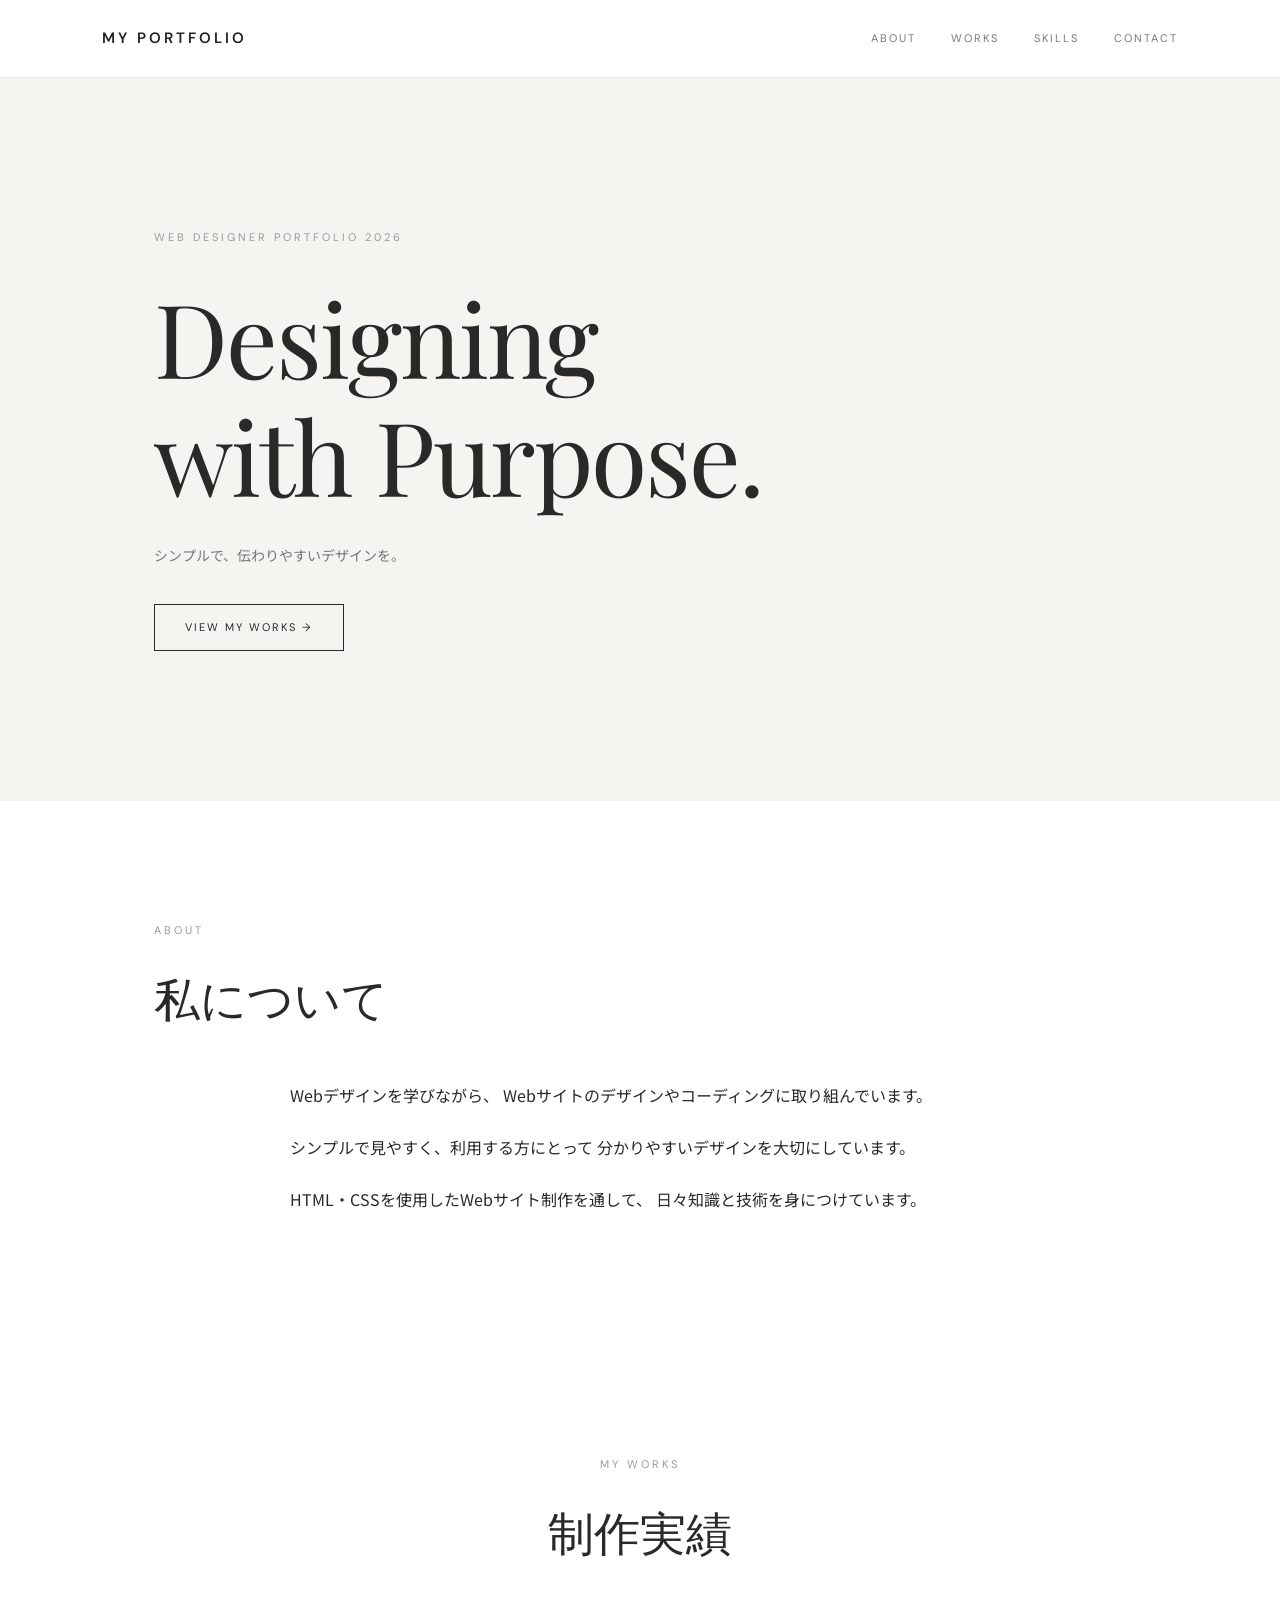
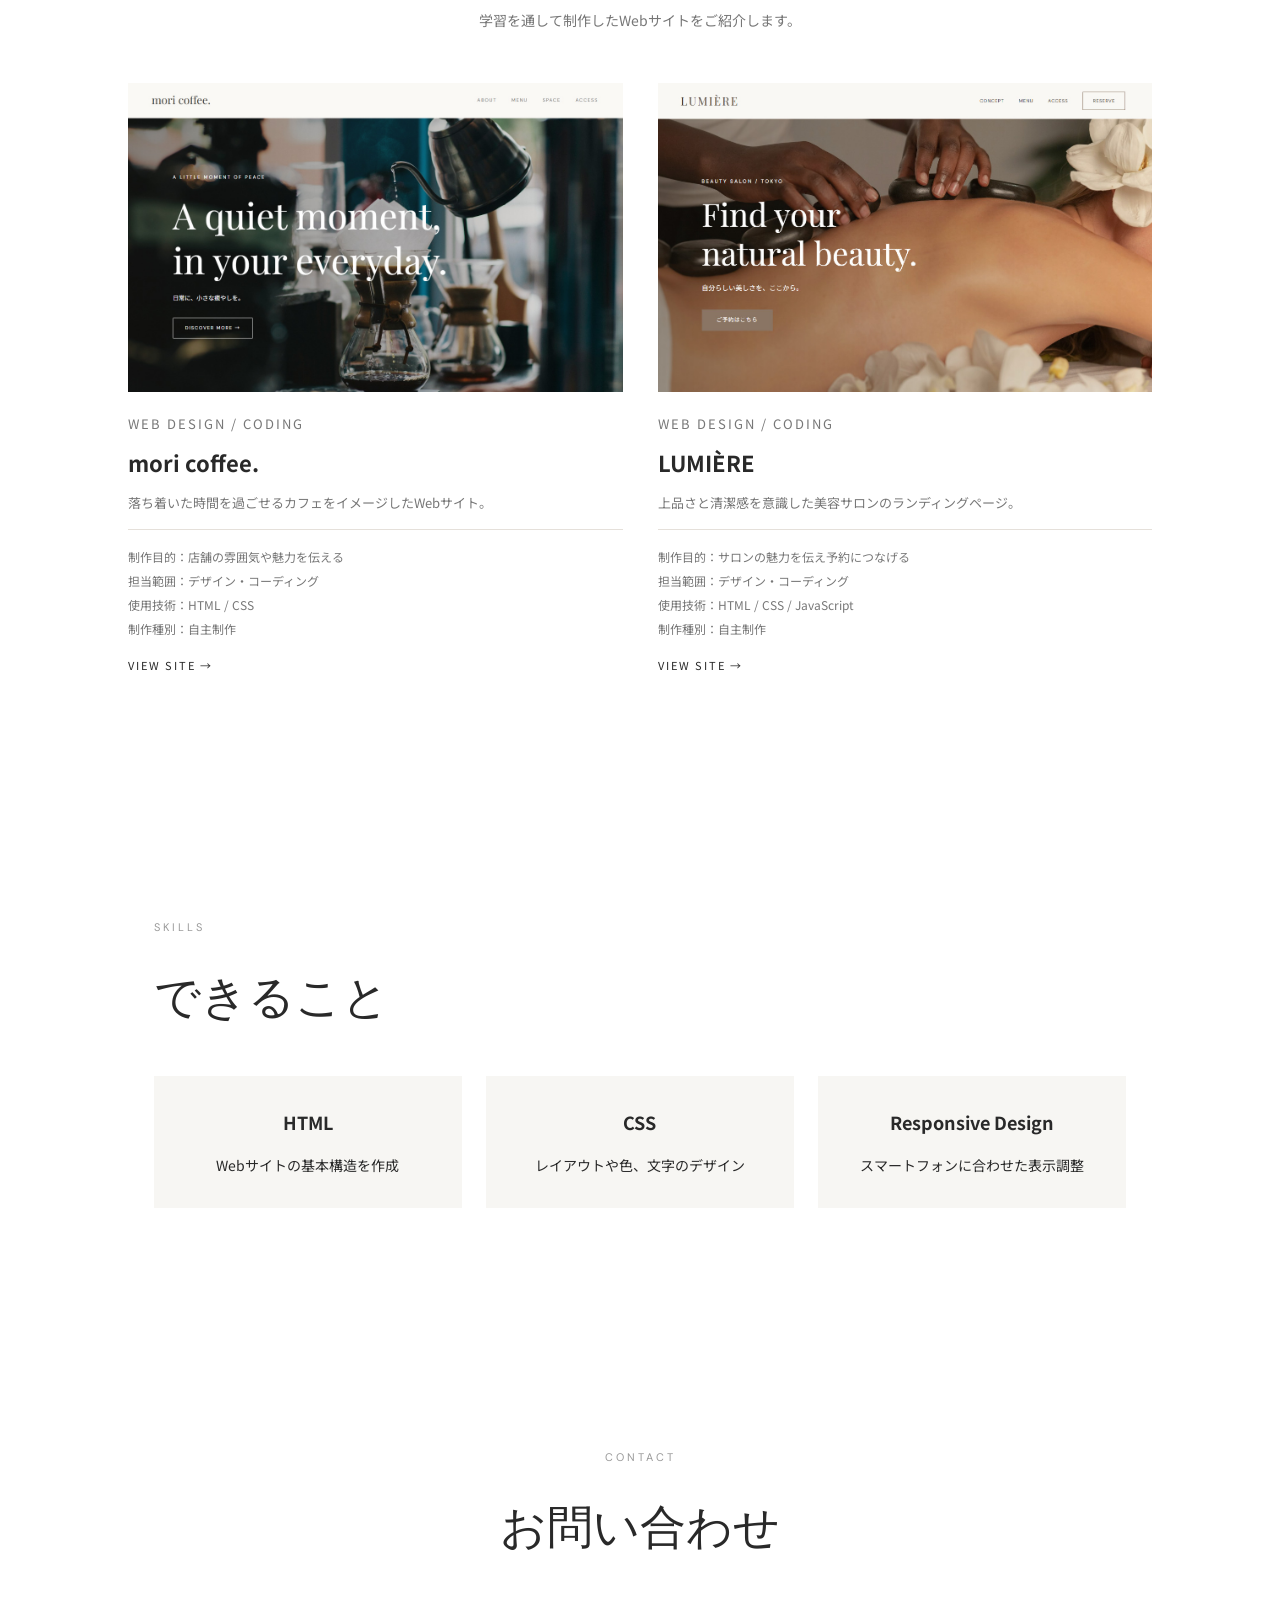
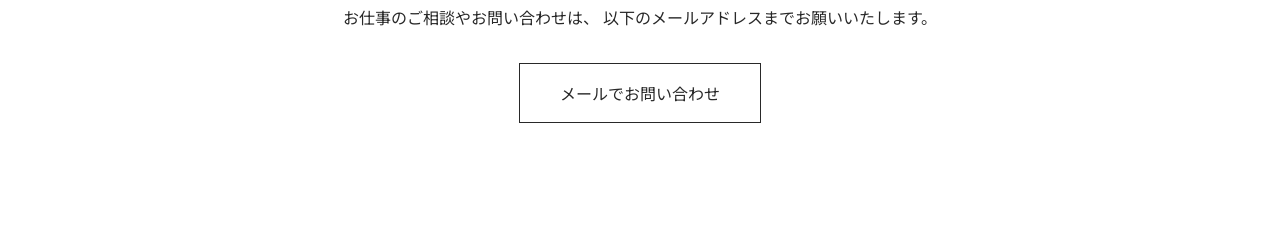
<file: index.html>
<!DOCTYPE html>
<html lang="ja">
<head>
  <meta charset="UTF-8">
  <meta name="viewport" content="width=device-width, initial-scale=1.0">
  <title>MY PORTFOLIO | Web Designer</title>
  <meta name="description" content="Web Designer Portfolio">
  <link rel="stylesheet" href="style.css">
  <link rel="preconnect" href="https://fonts.googleapis.com">
  <link rel="preconnect" href="https://fonts.gstatic.com" crossorigin>
  <link href="https://fonts.googleapis.com/css2?family=DM+Sans:wght@400;500;600;700&family=Noto+Sans+JP:wght@400;500;700&family=Playfair+Display:wght@400;500&display=swap" rel="stylesheet">
</head


<body>

  <header class="header">
    <a href="#" class="logo">MY PORTFOLIO</a>

    <nav class="nav">
      <a href="#about">ABOUT</a>
      <a href="#works">WORKS</a>
      <a href="#skills">SKILLS</a>
      <a href="#contact">CONTACT</a>
    </nav>
  </header>

  <main>
    <section class="hero">
      <p class="eyebrow">WEB DESIGNER PORTFOLIO 2026</p>

      <h1>
        Designing<br>
        with Purpose.
      </h1>

      <p class="hero-text">
        シンプルで、伝わりやすいデザインを。
      </p>

      <a href="#works" class="main-button">
        VIEW MY WORKS →
      </a>
    </section>

    

<section id="about" class="section about">
  <p class="section-label">ABOUT</p>
  <h2>私について</h2>

  <div class="about-content">
    <p>
      Webデザインを学びながら、
      Webサイトのデザインやコーディングに取り組んでいます。
    </p>

    <p>
      シンプルで見やすく、利用する方にとって
      分かりやすいデザインを大切にしています。
    </p>

    <p>
      HTML・CSSを使用したWebサイト制作を通して、
      日々知識と技術を身につけています。
    </p>
  </div>
</section>



    

<section id="works" class="section works">
  <p class="section-label">MY WORKS</p>
  <h2>制作実績</h2>
  <p class="works-description">
    学習を通して制作したWebサイトをご紹介します。
  </p>

  <div class="works-list">

    <!-- カフェサイト -->
    <article class="work-card">
      <a href="cafe-site/index.html" target="_blank">
        <img
  src="./images/cafe.jpg"
  alt="mori coffee. のWebサイト"
  class="work-thumbnail"
>

        <div class="work-info">
          <p class="work-category">WEB DESIGN / CODING</p>
          <h3>mori coffee.</h3>
          <p>落ち着いた時間を過ごせるカフェをイメージしたWebサイト。</p>

          <ul class="work-details">
            <li>制作目的：店舗の雰囲気や魅力を伝える</li>
            <li>担当範囲：デザイン・コーディング</li>
            <li>使用技術：HTML / CSS</li>
            <li>制作種別：自主制作</li>
          </ul>

          <span>VIEW SITE →</span>
        </div>
      </a>
    </article>

    <!-- 美容サロン -->
    <article class="work-card">
      <a href="salon-site/index.html" target="_blank">
        <img
  src="./images/salon.jpg"
  alt="LUMIÈRE のWebサイト"
  class="work-thumbnail"
>

        <div class="work-info">
          <p class="work-category">WEB DESIGN / CODING</p>
          <h3>LUMIÈRE</h3>
          <p>上品さと清潔感を意識した美容サロンのランディングページ。</p>

          <ul class="work-details">
            <li>制作目的：サロンの魅力を伝え予約につなげる</li>
            <li>担当範囲：デザイン・コーディング</li>
            <li>使用技術：HTML / CSS / JavaScript</li>
            <li>制作種別：自主制作</li>
          </ul>

          <span>VIEW SITE →</span>
        </div>
      </a>
    </article>

  </div>
</section>



   
<section id="skills" class="section skills">
  <p class="section-label">SKILLS</p>
  <h2>できること</h2>

  <div class="skills-list">
    <div class="skill-item">
      <h3>HTML</h3>
      <p>Webサイトの基本構造を作成</p>
    </div>

    <div class="skill-item">
      <h3>CSS</h3>
      <p>レイアウトや色、文字のデザイン</p>
    </div>

    <div class="skill-item">
      <h3>Responsive Design</h3>
      <p>スマートフォンに合わせた表示調整</p>
    </div>
  </div>
</section>


<section id="contact" class="section contact">
  <p class="section-label">CONTACT</p>
  <h2>お問い合わせ</h2>

  <p class="contact-message">
    お仕事のご相談やお問い合わせは、
    以下のメールアドレスまでお願いいたします。
  </p>

  <a href="mailto:your-email@example.com" class="contact-link">
    メールでお問い合わせ
  </a>
</section>


</body>
</html>
</file>
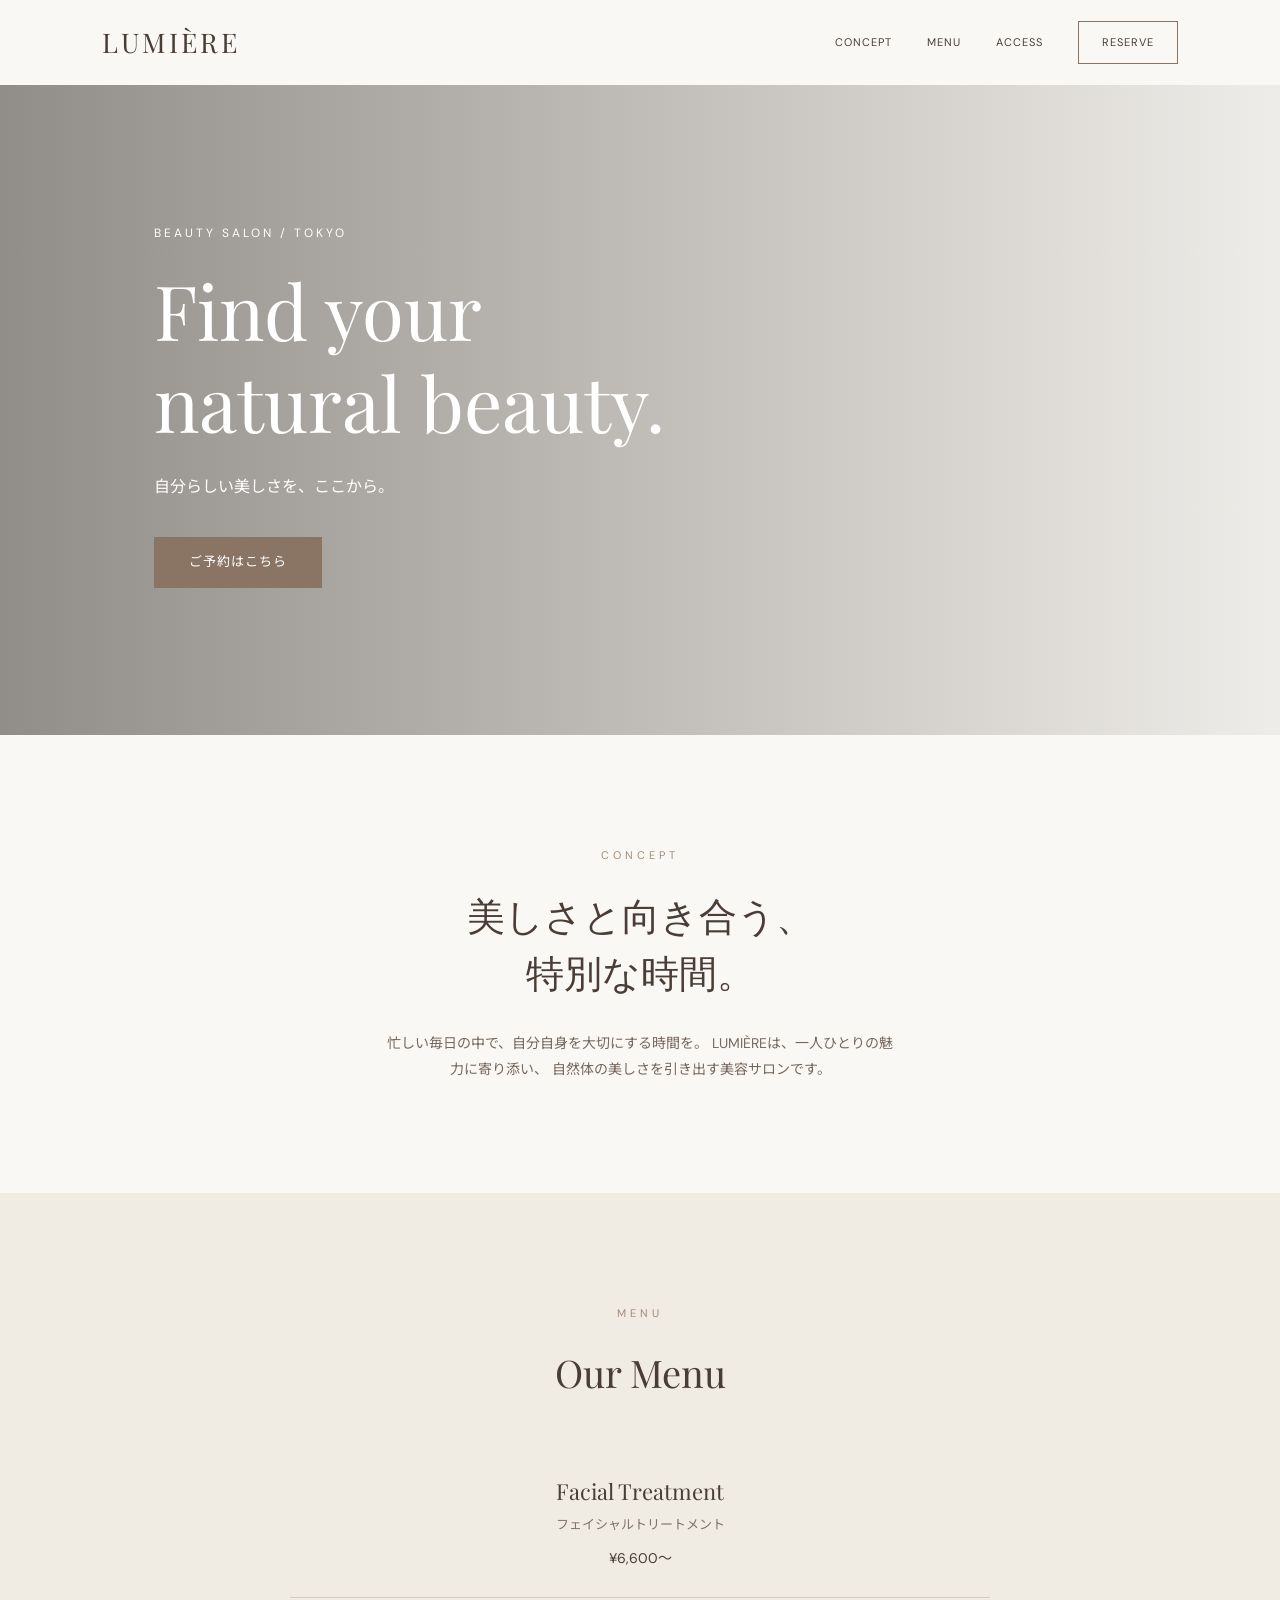
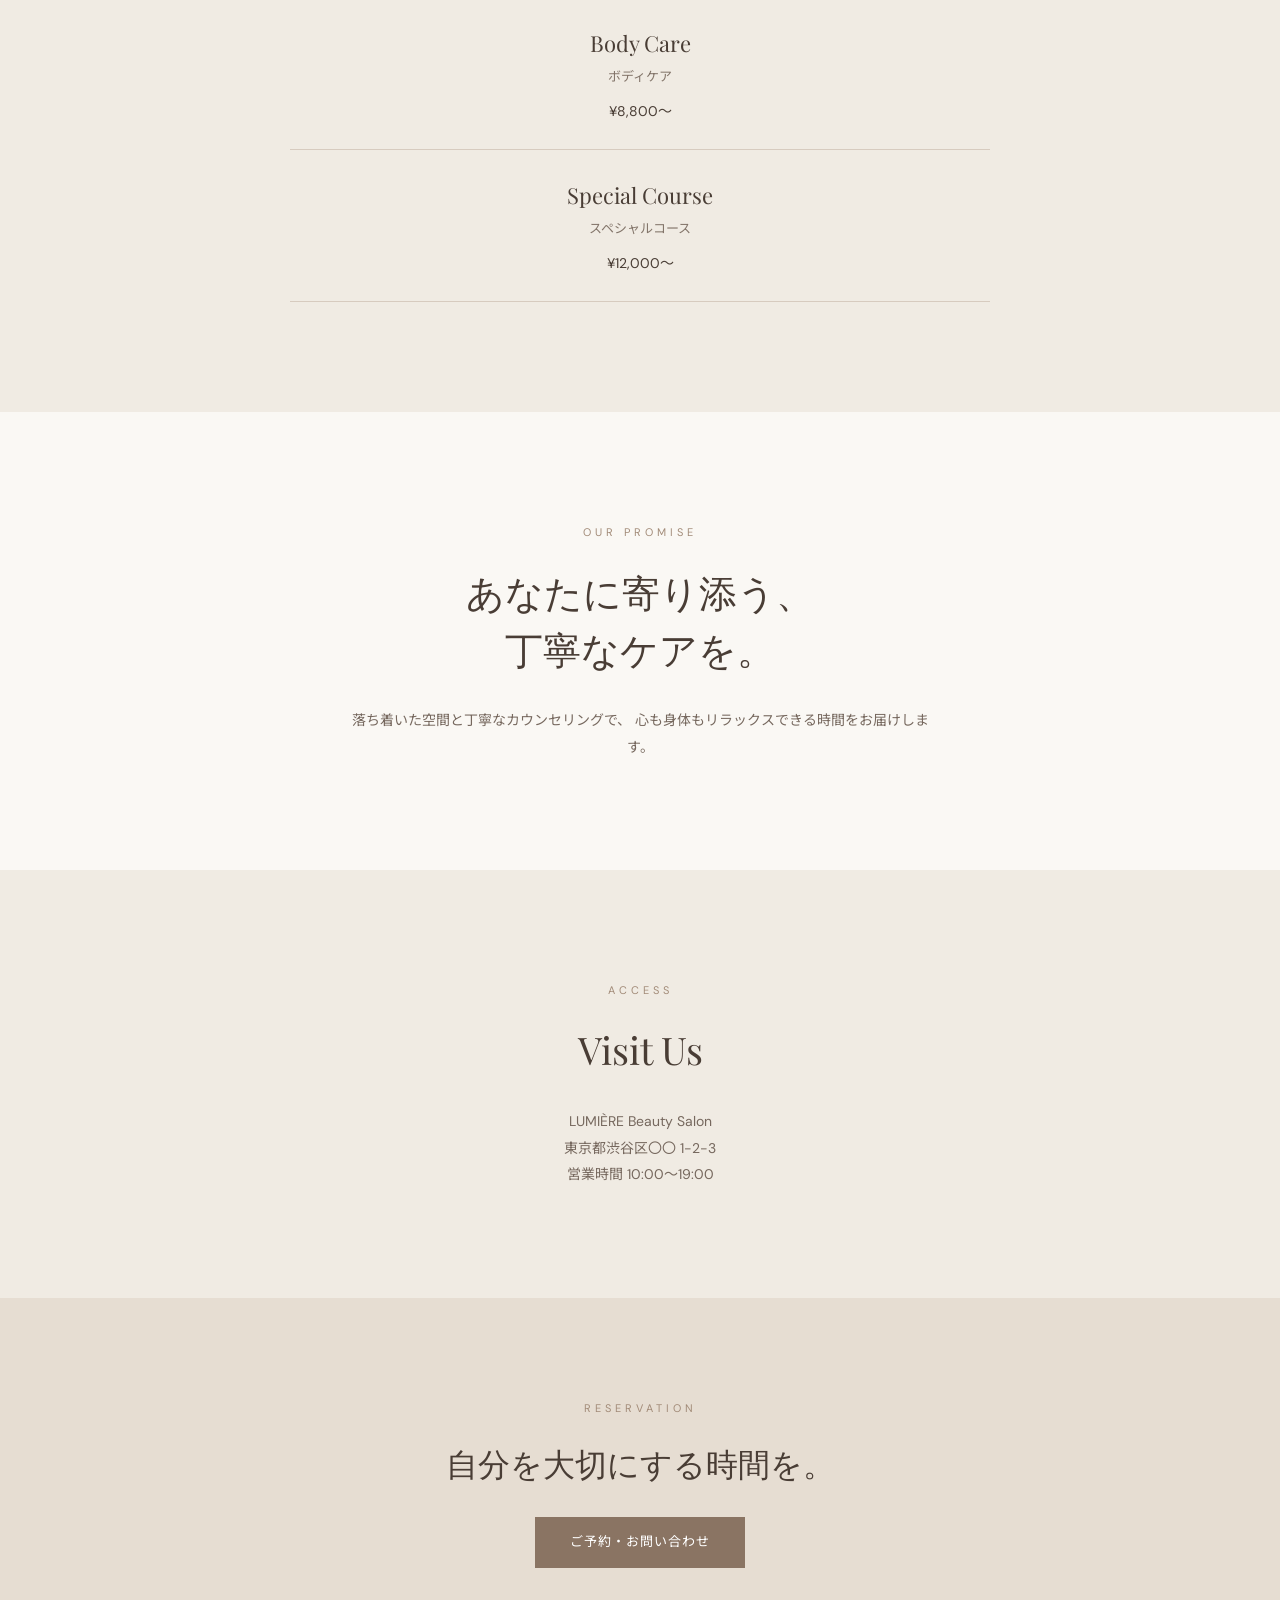
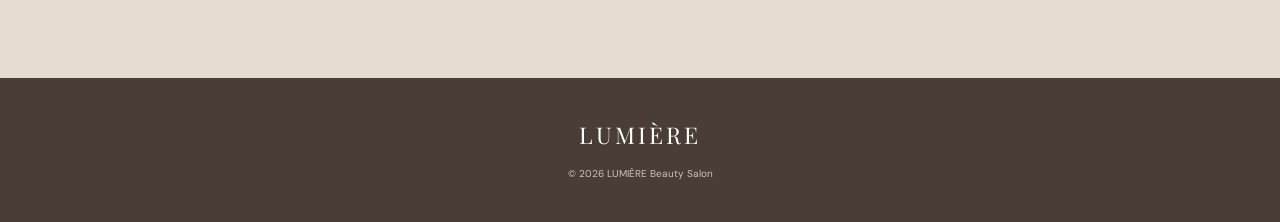
<file: salon-site/index.html>
<!DOCTYPE html>
<html lang="ja">
<head>
  <meta charset="UTF-8">
  <meta name="viewport" content="width=device-width, initial-scale=1.0">
  <title>LUMIÈRE | Beauty Salon</title>
  <link rel="stylesheet" href="style.css">

  <link rel="preconnect" href="https://fonts.googleapis.com">
  <link rel="preconnect" href="https://fonts.gstatic.com" crossorigin>
  <link href="https://fonts.googleapis.com/css2?family=DM+Sans:wght@400;500;600&family=Noto+Sans+JP:wght@400;500;600&family=Playfair+Display:wght@400;500&display=swap" rel="stylesheet">
</head>

<body>

<header class="header">
  <a href="#" class="logo">LUMIÈRE</a>

  <nav>
    <a href="#concept">CONCEPT</a>
    <a href="#menu">MENU</a>
    <a href="#access">ACCESS</a>
    <a href="#reserve" class="nav-button">RESERVE</a>
  </nav>
</header>

<main>

<section class="hero">
  <div class="hero-content">
    <p class="hero-sub">BEAUTY SALON / TOKYO</p>
    <h1>Find your<br>natural beauty.</h1>
    <p>自分らしい美しさを、ここから。</p>
    <a href="#reserve" class="button">ご予約はこちら</a>
  </div>
</section>

<section id="concept" class="section concept">
  <p class="section-label">CONCEPT</p>
  <h2>美しさと向き合う、<br>特別な時間。</h2>
  <p>
    忙しい毎日の中で、自分自身を大切にする時間を。
    LUMIÈREは、一人ひとりの魅力に寄り添い、
    自然体の美しさを引き出す美容サロンです。
  </p>
</section>

<section id="menu" class="section menu">
  <p class="section-label">MENU</p>
  <h2>Our Menu</h2>

  <div class="menu-list">
    <div class="menu-item">
      <h3>Facial Treatment</h3>
      <p>フェイシャルトリートメント</p>
      <span>¥6,600〜</span>
    </div>

    <div class="menu-item">
      <h3>Body Care</h3>
      <p>ボディケア</p>
      <span>¥8,800〜</span>
    </div>

    <div class="menu-item">
      <h3>Special Course</h3>
      <p>スペシャルコース</p>
      <span>¥12,000〜</span>
    </div>
  </div>
</section>

<section class="section message">
  <p class="section-label">OUR PROMISE</p>
  <h2>あなたに寄り添う、<br>丁寧なケアを。</h2>
  <p>
    落ち着いた空間と丁寧なカウンセリングで、
    心も身体もリラックスできる時間をお届けします。
  </p>
</section>

<section id="access" class="section access">
  <p class="section-label">ACCESS</p>
  <h2>Visit Us</h2>
  <p>LUMIÈRE Beauty Salon</p>
  <p>東京都渋谷区〇〇 1-2-3</p>
  <p>営業時間 10:00〜19:00</p>
</section>

<section id="reserve" class="reserve">
  <p class="section-label">RESERVATION</p>
  <h2>自分を大切にする時間を。</h2>
  <a href="mailto:example@example.com" class="button">
    ご予約・お問い合わせ
  </a>
</section>

</main>

<footer>
  <p>LUMIÈRE</p>
  <small>© 2026 LUMIÈRE Beauty Salon</small>
</footer>

<script>
document.addEventListener("DOMContentLoaded", () => {
  const targets = document.querySelectorAll(
    ".section, .reserve"
  );

  const observer = new IntersectionObserver((entries) => {
    entries.forEach((entry) => {
      if (entry.isIntersecting) {
        entry.target.classList.add("show");
        observer.unobserve(entry.target);
      }
    });
  }, {
    threshold: 0.1
  });

  targets.forEach((target) => {
    target.classList.add("fade-in");
    observer.observe(target);
  });
});
</script>

</body>
</html>
</file>
<file: style.css>
/* 全体設定 */
* {
  margin: 0;
  padding: 0;
  box-sizing: border-box;
}

html {
  scroll-behavior: smooth;
}

body {
  font-family: "Noto Sans JP", sans-serif;
  color: #292929;
  background: #fff;
  line-height: 1.8;
}

/* ヘッダー */
.header {
  display: flex;
  justify-content: space-between;
  align-items: center;
  padding: 25px 8%;
  border-bottom: 1px solid #eeeeee;
}

.logo {
  font-family: "DM Sans", sans-serif;
  color: #222;
  text-decoration: none;
  font-size: 15px;
  font-weight: 600;
  letter-spacing: 3px;
}

.nav {
  display: flex;
  gap: 35px;
}

.nav a {
  text-decoration: none;
  color: #777;
  font-family: "DM Sans", sans-serif;
  font-size: 11px;
  letter-spacing: 2px;
  transition: color 0.3s;
}

.nav a:hover {
  color: #000;
}

/* メインビジュアル */
.hero {
  min-height: 680px;
  padding: 150px 12%;
  background: #f5f4f1;
  display: flex;
  flex-direction: column;
  justify-content: center;
}

.eyebrow,
.section-label {
  font-family: "DM Sans", sans-serif;
  font-size: 11px;
  letter-spacing: 3px;
  color: #999;
}

.hero h1 {
  font-family: "Playfair Display", serif;
  font-size: clamp(55px, 8vw, 105px);
  font-weight: 400;
  line-height: 1.15;
  margin: 30px 0;
  letter-spacing: -2px;
}

.hero-text {
  font-size: 14px;
  color: #777;
  margin-bottom: 35px;
}

.main-button {
  display: inline-block;
  width: fit-content;
  padding: 13px 30px;
  border: 1px solid #292929;
  text-decoration: none;
  color: #292929;
  font-family: "DM Sans", sans-serif;
  font-size: 11px;
  letter-spacing: 2px;
  transition: 0.3s;
}

.main-button:hover {
  background: #292929;
  color: #fff;
}

/* セクション */
.section {
  padding: 120px 12%;
}

.section h2 {
  font-family: "Playfair Display", serif;
  font-size: 46px;
  font-weight: 400;
  margin: 15px 0 35px;
}

.section > p:last-child {
  max-width: 650px;
  color: #777;
  font-size: 14px;
}

/* 制作実績 */
.works-grid {
  display: grid;
  grid-template-columns: repeat(2, 1fr);
  gap: 35px;
}

.work-image {
  height: 300px;
  background: #eae9e5;
  display: flex;
  align-items: center;
  justify-content: center;
  color: #777;
  font-family: "DM Sans", sans-serif;
  letter-spacing: 3px;
  transition: 0.3s;
}

.work-image:hover {
  background: #deddd8;
}

.work-item h3 {
  font-family: "DM Sans", sans-serif;
  font-size: 18px;
  margin-top: 18px;
}

.work-item p {
  color: #999;
  font-size: 12px;
}

/* フッター */
footer {
  padding: 35px;
  text-align: center;
  border-top: 1px solid #eee;
  color: #999;
  font-family: "DM Sans", sans-serif;
  font-size: 11px;
  letter-spacing: 2px;
}

/* スマートフォン対応 */
@media (max-width: 600px) {
  .header {
    flex-direction: column;
    gap: 18px;
  }

  .nav {
    gap: 18px;
    flex-wrap: wrap;
    justify-content: center;
  }

  .hero {
    min-height: 520px;
    padding: 100px 8%;
  }

  .hero h1 {
    font-size: 55px;
  }

  .section {
    padding: 80px 8%;
  }

  .section h2 {
    font-size: 36px;
  }

  .works-grid {
    grid-template-columns: 1fr;
  }

  .work-image {
    height: 230px;
  }
}


/* WORKS */
.works {
  padding: 100px 10%;
  text-align: center;
}

.works-description {
  margin: 20px 0 50px;
  color: #777;
  font-size: 14px;
}

.works-list {
  display: grid;
  grid-template-columns: repeat(2, 1fr);
  gap: 35px;
  text-align: left;
}

.work-card a {
  display: block;
  text-decoration: none;
  color: inherit;
}

.work-image {
  width: 100%;
  aspect-ratio: 16 / 10;
  background-size: cover;
  background-position: center;
  transition: transform 0.4s ease;
}

.work-card a:hover .work-image {
  transform: scale(1.02);
}

.cafe-image {
  background-image: url("images/cafe.jpg");
}

.salon-image {
  background-image: url("images/salon.jpg");
}

.work-info {
  padding: 20px 0;
}

.work-category {
  font-size: 10px;
  letter-spacing: 2px;
  color: #999;
}

.work-info h3 {
  font-size: 22px;
  margin: 8px 0;
}

.work-info p {
  font-size: 13px;
  color: #777;
}

.work-info span {
  display: inline-block;
  margin-top: 15px;
  font-size: 11px;
  letter-spacing: 2px;
}

/* MOBILE */
@media (max-width: 700px) {
  .works-list {
    grid-template-columns: 1fr;
    gap: 25px;
  }

  .works {
    padding: 75px 8%;
  }
}


.work-details {
  list-style: none;
  margin-top: 15px;
  padding-top: 15px;
  border-top: 1px solid #e5e0da;
}

.work-details li {
  font-size: 12px;
  line-height: 2;
  color: #777;
}

.cafe-image {
  background-image: url("./images/cafe.jpeg");
}

.salon-image {
  background-image: url("./images/salon.jpeg");
}


/* WORK IMAGE */
.work-thumbnail {
  display: block;
  width: 100%;
  aspect-ratio: 16 / 10;
  object-fit: cover;
  object-position: top center;
}


/* ABOUT */
.about-content {
  max-width: 700px;
  margin: 40px auto 0;
  line-height: 2;
}

.about-content p {
  margin-bottom: 20px;
}

/* SKILLS */
.skills-list {
  display: grid;
  grid-template-columns: repeat(3, 1fr);
  gap: 24px;
  margin-top: 40px;
}

.skill-item {
  padding: 30px 20px;
  background: #f7f6f3;
  text-align: center;
}

.skill-item h3 {
  font-size: 18px;
  margin-bottom: 15px;
}

.skill-item p {
  font-size: 14px;
  line-height: 1.8;
}

/* スマートフォン対応 */
@media (max-width: 768px) {
  .skills-list {
    grid-template-columns: 1fr;
  }
}


/* CONTACT */
.contact {
  text-align: center;
}

.contact-message {
  margin: 30px auto;
  line-height: 2;
}

.contact-link {
  display: inline-block;
  padding: 15px 40px;
  border: 1px solid #292929;
  color: #292929;
  text-decoration: none;
  transition: 0.3s;
}

.contact-link:hover {
  background: #292929;
  color: #fff;
}
</file>
<file: salon-site/style.css>
* {
  margin: 0;
  padding: 0;
  box-sizing: border-box;
}

html {
  scroll-behavior: smooth;
}

body {
  font-family: "DM Sans", "Noto Sans JP", sans-serif;
  color: #493d35;
  background: #faf8f4;
  line-height: 1.9;
}

a {
  text-decoration: none;
  color: inherit;
}

/* HEADER */
.header {
  height: 85px;
  padding: 0 8%;
  display: flex;
  justify-content: space-between;
  align-items: center;
  background: #faf8f4;
}

.logo {
  font-family: "Playfair Display", serif;
  font-size: 27px;
  letter-spacing: 3px;
}

.header nav {
  display: flex;
  align-items: center;
  gap: 35px;
  font-size: 11px;
  letter-spacing: 1px;
}

.header nav a {
  transition: opacity 0.3s;
}

.header nav a:hover {
  opacity: 0.55;
}

.nav-button {
  padding: 10px 23px;
  border: 1px solid #8a7463;
}

/* HERO */
.hero {
  min-height: 650px;
  display: flex;
  align-items: center;
  padding: 80px 12%;
  background:
    linear-gradient(
      90deg,
      rgba(30, 24, 20, 0.48),
      rgba(30, 24, 20, 0.05)
    ),
    url("https://images.unsplash.com/photo-1600334129128-685c5582fd35?w=1800")
    center / cover no-repeat;
  color: #fff;
}

.hero-content {
  max-width: 550px;
}

.hero-sub {
  font-size: 12px;
  letter-spacing: 3px;
  margin-bottom: 20px;
}

.hero h1 {
  font-family: "Playfair Display", serif;
  font-size: clamp(42px, 6vw, 76px);
  line-height: 1.2;
  font-weight: 400;
  margin-bottom: 25px;
}

.hero-content > p:not(.hero-sub) {
  margin-bottom: 35px;
}

/* BUTTON */
.button {
  display: inline-block;
  padding: 13px 35px;
  background: #8a7463;
  color: #fff;
  font-size: 13px;
  letter-spacing: 1px;
  transition: 0.3s;
}

.button:hover {
  background: #6d5849;
  transform: translateY(-3px);
}

/* COMMON SECTION */
.section {
  padding: 110px 15%;
  text-align: center;
}

.section-label {
  color: #a28b78;
  font-size: 11px;
  letter-spacing: 4px;
  margin-bottom: 20px;
}

.section h2,
.reserve h2 {
  font-family: "Playfair Display", serif;
  font-size: 38px;
  line-height: 1.5;
  font-weight: 400;
  margin-bottom: 30px;
}

/* CONCEPT */
.concept {
  max-width: 900px;
  margin: auto;
}

.concept > p:last-child,
.message > p:last-child {
  max-width: 600px;
  margin: 0 auto;
  font-size: 14px;
  color: #76685e;
}

/* MENU */
.menu {
  background: #f0ebe3;
}

.menu-list {
  max-width: 700px;
  margin: 45px auto 0;
}

.menu-item {
  padding: 25px 15px;
  border-bottom: 1px solid #d7cbbf;
}

.menu-item h3 {
  font-family: "Playfair Display", serif;
  font-size: 22px;
  font-weight: 400;
}

.menu-item p {
  font-size: 13px;
  color: #827469;
}

.menu-item span {
  display: block;
  margin-top: 8px;
  font-size: 14px;
}

/* MESSAGE */
.message {
  background: #faf8f4;
}

/* ACCESS */
.access {
  background: #f0ebe3;
}

.access > p:not(.section-label) {
  font-size: 14px;
  color: #76685e;
}

/* RESERVATION */
.reserve {
  padding: 100px 20px;
  text-align: center;
  background: #e6ddd2;
}

.reserve h2 {
  font-size: 32px;
}

/* FOOTER */
footer {
  padding: 35px 20px;
  text-align: center;
  background: #493d35;
  color: #fff;
}

footer p {
  font-family: "Playfair Display", serif;
  font-size: 23px;
  letter-spacing: 3px;
}

footer small {
  font-size: 10px;
  opacity: 0.7;
}

/* MOBILE */
@media (max-width: 700px) {
  .header {
    height: auto;
    padding: 20px 5%;
    flex-direction: column;
    gap: 15px;
  }

  .header nav {
    gap: 15px;
    flex-wrap: wrap;
    justify-content: center;
    font-size: 10px;
  }

  .hero {
    min-height: 550px;
    padding: 60px 8%;
    background-position: center;
  }

  .section {
    padding: 75px 8%;
  }

  .section h2 {
    font-size: 29px;
  }

  .reserve h2 {
    font-size: 25px;
  }
}

/* BUTTON ANIMATION */
.button {
  position: relative;
  overflow: hidden;
  transition: all 0.3s ease;
}

.button:hover {
  background: #6d5849;
  transform: translateY(-3px);
  box-shadow: 0 8px 20px rgba(73, 61, 53, 0.15);
}

/* MENU ANIMATION */
.menu-item {
  transition: background 0.3s ease, transform 0.3s ease;
}

.menu-item:hover {
  background: rgba(255, 255, 255, 0.45);
  transform: translateY(-3px);
}

/* SCROLL ANIMATION */
.fade-in {
  opacity: 0;
  transform: translateY(30px);
  transition: opacity 0.8s ease, transform 0.8s ease;
}

.fade-in.show {
  opacity: 1;
  transform: translateY(0);
}

@media (prefers-reduced-motion: reduce) {
  .fade-in {
    opacity: 1;
    transform: none;
    transition: none;
  }
}
</file>
